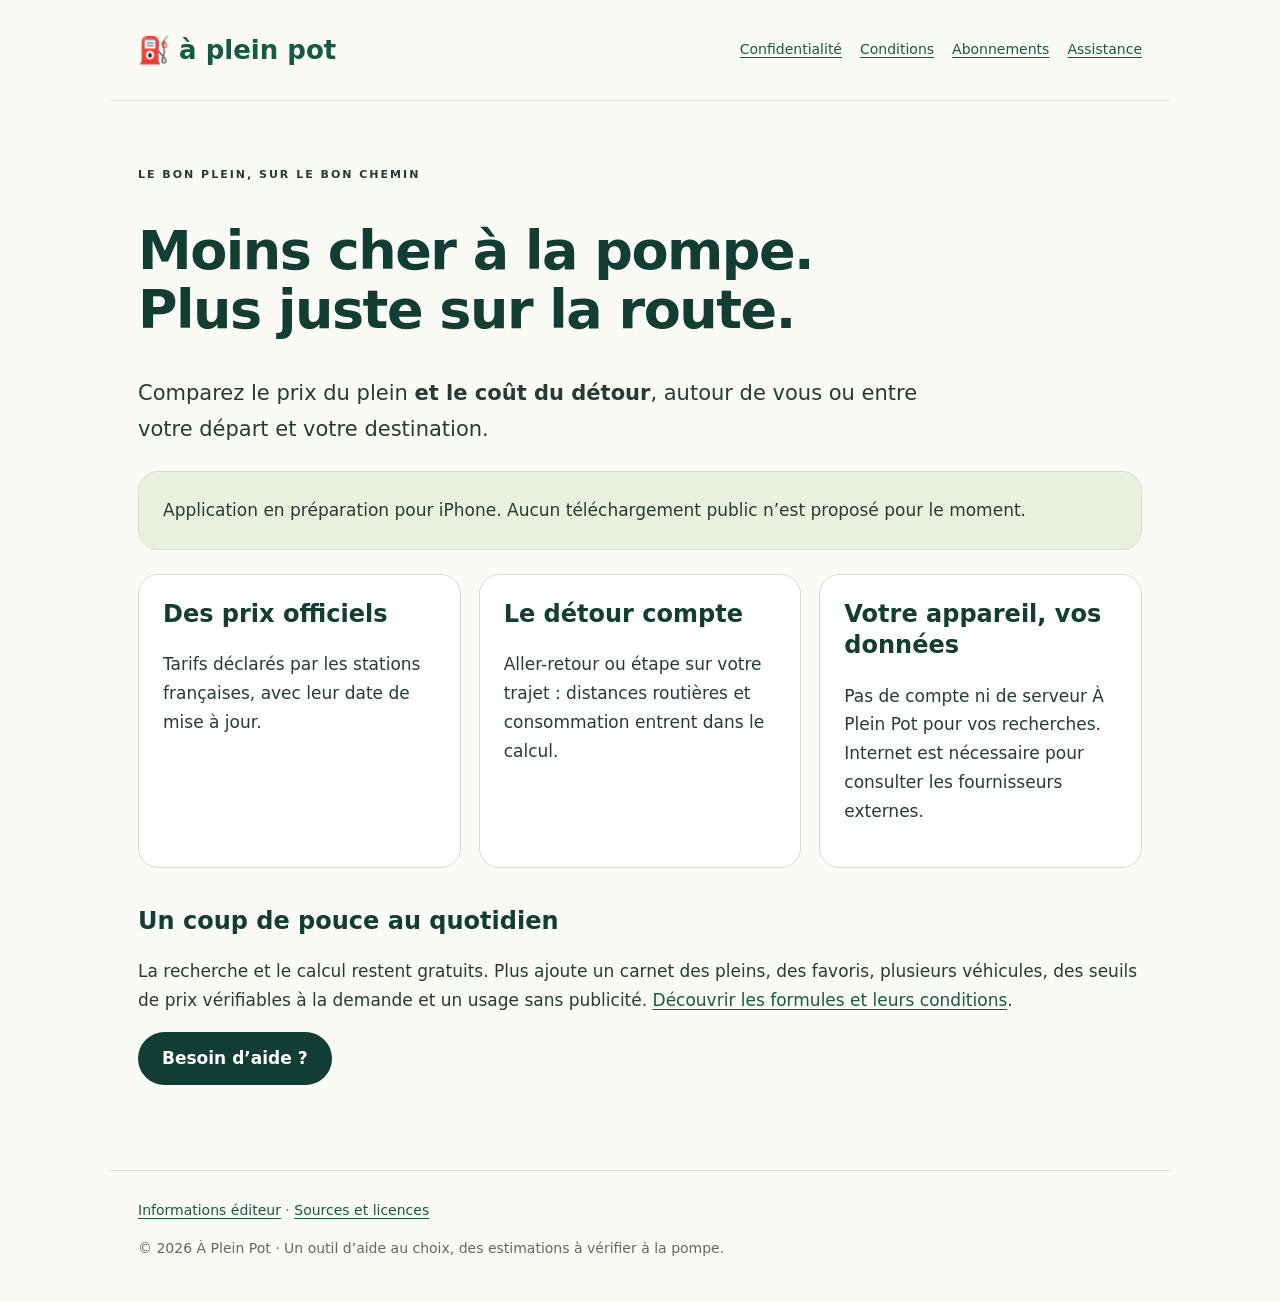
<file: index.html>
<!doctype html>
<html lang="fr"><head><meta charset="utf-8"><meta name="viewport" content="width=device-width,initial-scale=1"><meta name="description" content="Moins cher à la pompe.&lt;br&gt;Plus juste sur la route. — À Plein Pot, prix du plein et coût du détour."><title>Moins cher à la pompe.&lt;br&gt;Plus juste sur la route. · À Plein Pot</title><link rel="stylesheet" href="style.css"></head><body><nav aria-label="Navigation"><a class="brand" href="index.html">⛽ à plein pot</a><div><a href="privacy.html">Confidentialité</a><a href="terms.html">Conditions</a><a href="subscriptions.html">Abonnements</a><a href="support.html">Assistance</a></div></nav><main><p class="eyebrow">LE BON PLEIN, SUR LE BON CHEMIN</p><h1>Moins cher à la pompe.<br>Plus juste sur la route.</h1><p class="lead">Comparez le prix du plein <strong>et le coût du détour</strong>, autour de vous ou entre votre départ et votre destination.</p><div class="callout">Application en préparation pour iPhone. Aucun téléchargement public n’est proposé pour le moment.</div><div class="grid"><article><h2>Des prix officiels</h2><p>Tarifs déclarés par les stations françaises, avec leur date de mise à jour.</p></article><article><h2>Le détour compte</h2><p>Aller-retour ou étape sur votre trajet : distances routières et consommation entrent dans le calcul.</p></article><article><h2>Votre appareil, vos données</h2><p>Pas de compte ni de serveur À Plein Pot pour vos recherches. Internet est nécessaire pour consulter les fournisseurs externes.</p></article></div><h2>Un coup de pouce au quotidien</h2><p>La recherche et le calcul restent gratuits. Plus ajoute un carnet des pleins, des favoris, plusieurs véhicules, des seuils de prix vérifiables à la demande et un usage sans publicité. <a href="subscriptions.html">Découvrir les formules et leurs conditions</a>.</p><p><a class="button" href="support.html">Besoin d’aide ?</a></p></main><footer><a href="legal.html">Informations éditeur</a> · <a href="sources.html">Sources et licences</a><p>© 2026 À Plein Pot · Un outil d’aide au choix, des estimations à vérifier à la pompe.</p></footer></body></html>
</file>
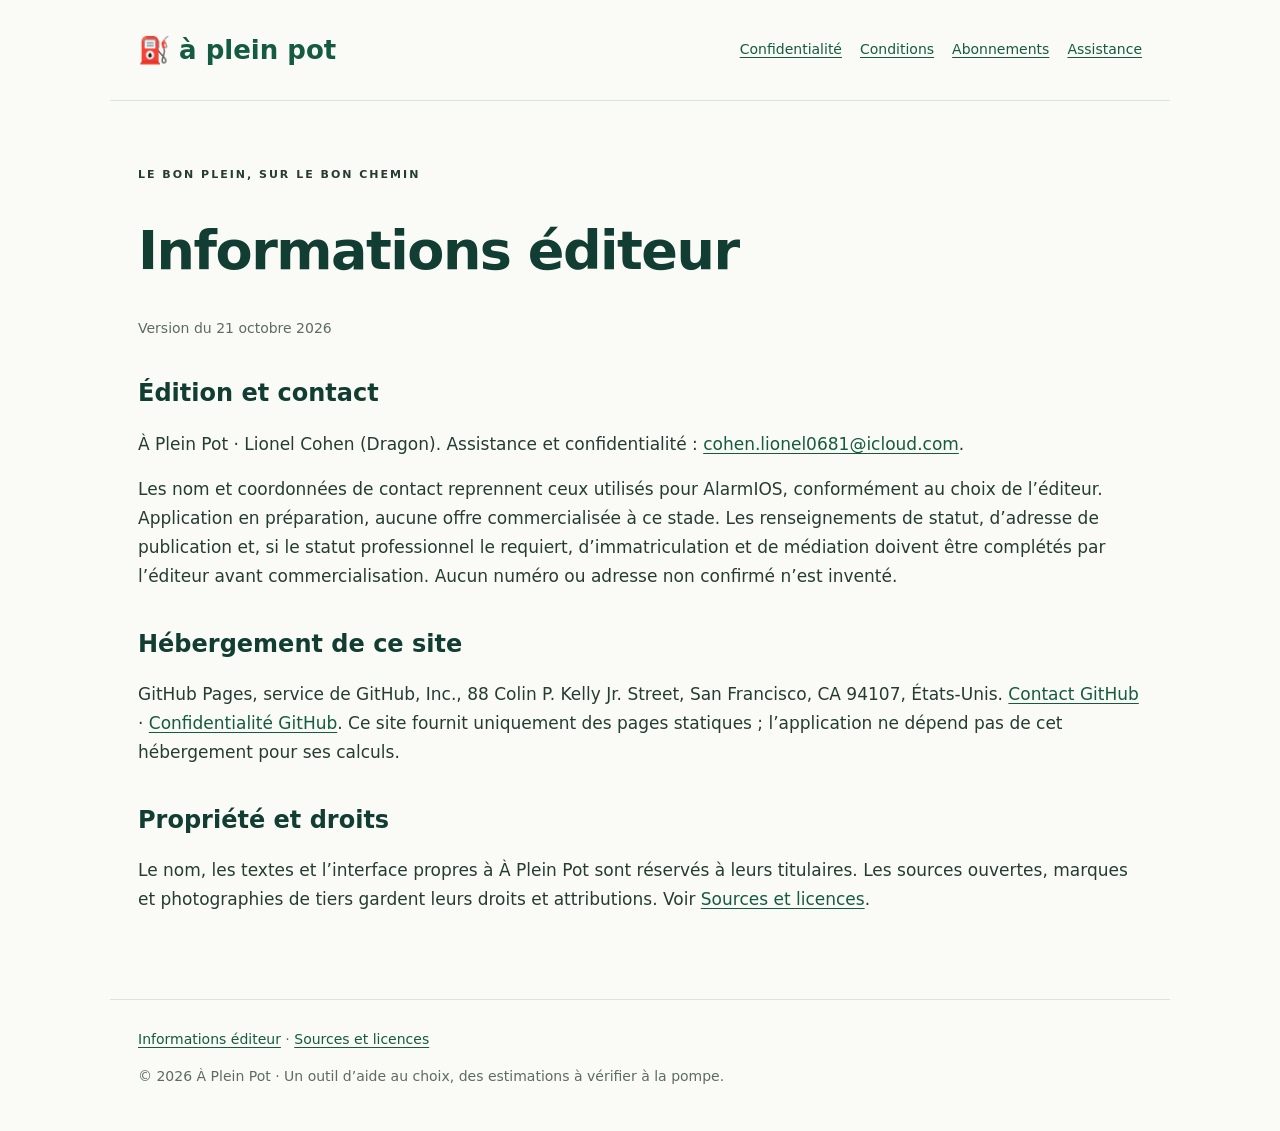
<file: legal.html>
<!doctype html>
<html lang="fr"><head><meta charset="utf-8"><meta name="viewport" content="width=device-width,initial-scale=1"><meta name="description" content="Informations éditeur — À Plein Pot, prix du plein et coût du détour."><title>Informations éditeur · À Plein Pot</title><link rel="stylesheet" href="style.css"></head><body><nav aria-label="Navigation"><a class="brand" href="index.html">⛽ à plein pot</a><div><a href="privacy.html">Confidentialité</a><a href="terms.html">Conditions</a><a href="subscriptions.html">Abonnements</a><a href="support.html">Assistance</a></div></nav><main><p class="eyebrow">LE BON PLEIN, SUR LE BON CHEMIN</p><h1>Informations éditeur</h1><p class="date">Version du 21 octobre 2026</p><h2>Édition et contact</h2><p>À Plein Pot · Lionel Cohen (Dragon). Assistance et confidentialité : <a href="mailto:cohen.lionel0681@icloud.com">cohen.lionel0681@icloud.com</a>.</p><p>Les nom et coordonnées de contact reprennent ceux utilisés pour AlarmIOS, conformément au choix de l’éditeur. Application en préparation, aucune offre commercialisée à ce stade. Les renseignements de statut, d’adresse de publication et, si le statut professionnel le requiert, d’immatriculation et de médiation doivent être complétés par l’éditeur avant commercialisation. Aucun numéro ou adresse non confirmé n’est inventé.</p><h2>Hébergement de ce site</h2><p>GitHub Pages, service de GitHub, Inc., 88 Colin P. Kelly Jr. Street, San Francisco, CA 94107, États-Unis. <a href="https://support.github.com/">Contact GitHub</a> · <a href="https://docs.github.com/en/site-policy/privacy-policies/github-general-privacy-statement">Confidentialité GitHub</a>. Ce site fournit uniquement des pages statiques ; l’application ne dépend pas de cet hébergement pour ses calculs.</p><h2>Propriété et droits</h2><p>Le nom, les textes et l’interface propres à À Plein Pot sont réservés à leurs titulaires. Les sources ouvertes, marques et photographies de tiers gardent leurs droits et attributions. Voir <a href="sources.html">Sources et licences</a>.</p></main><footer><a href="legal.html">Informations éditeur</a> · <a href="sources.html">Sources et licences</a><p>© 2026 À Plein Pot · Un outil d’aide au choix, des estimations à vérifier à la pompe.</p></footer></body></html>
</file>
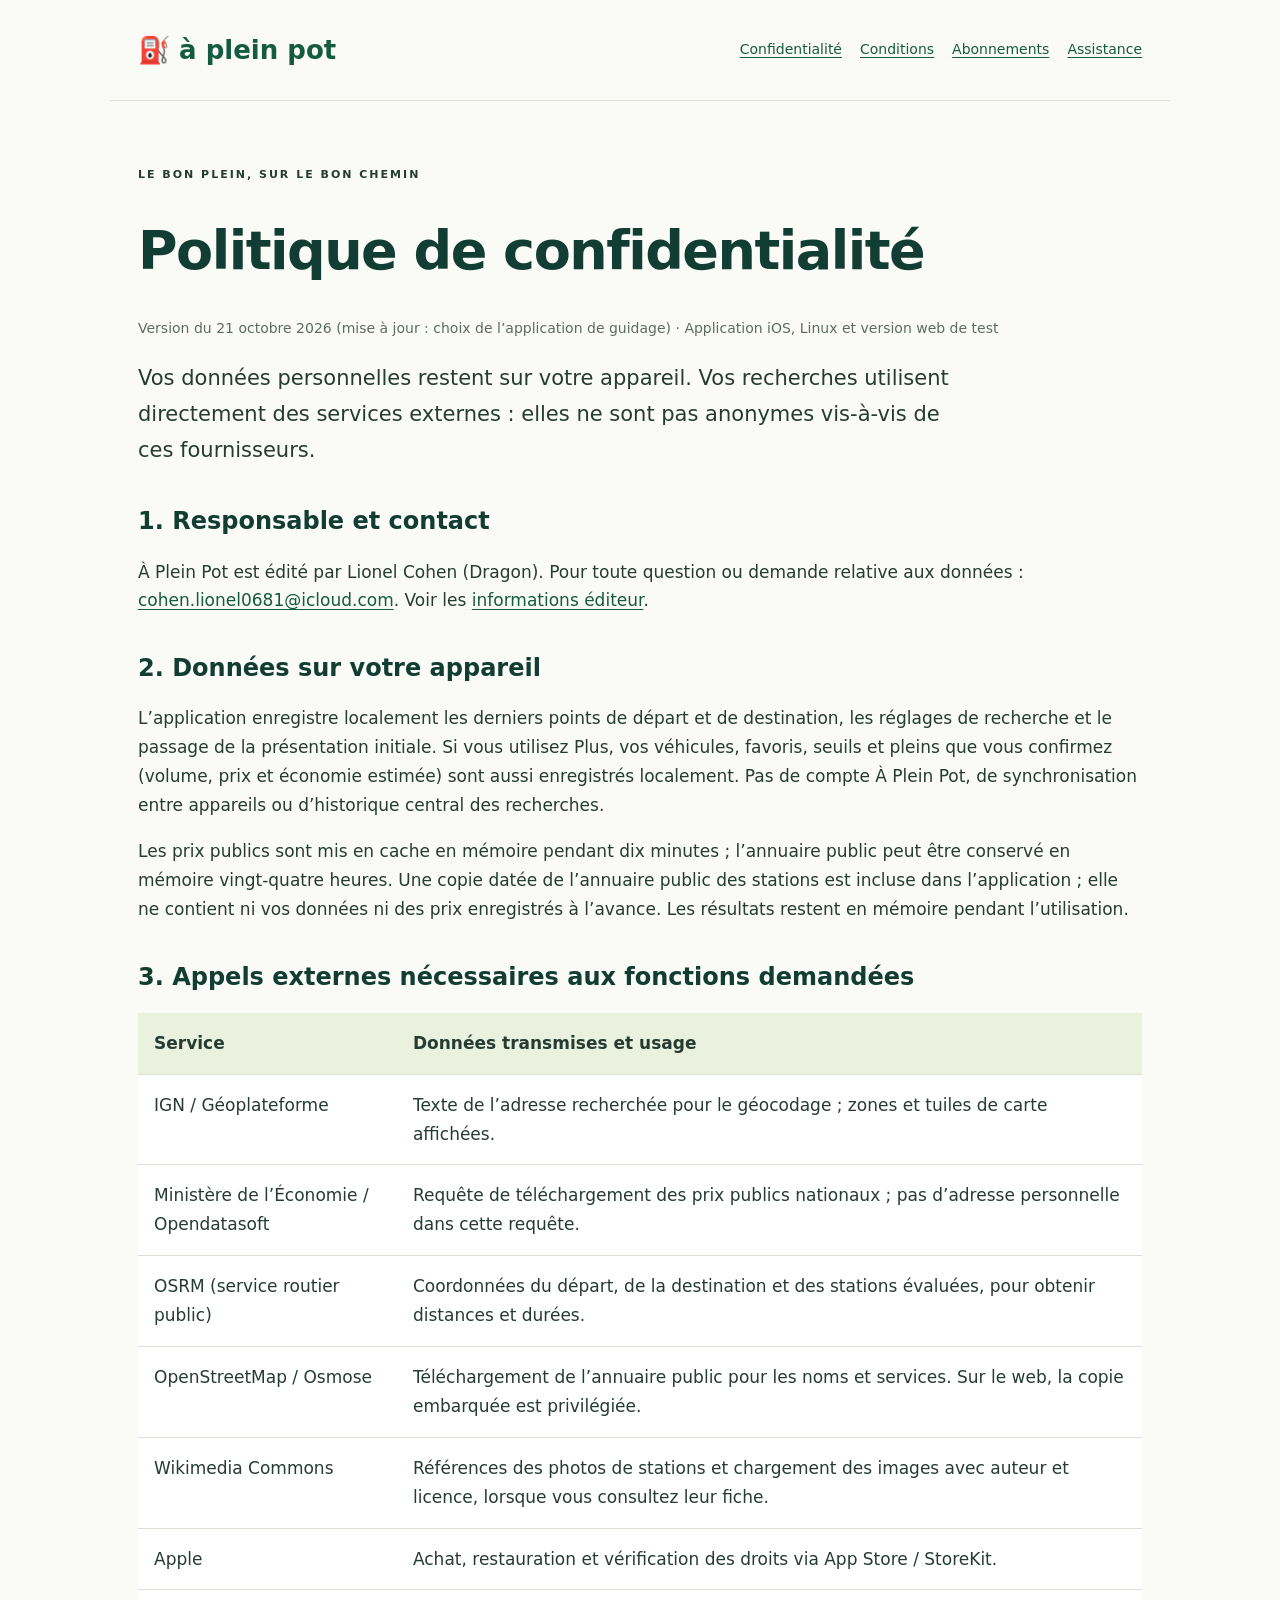
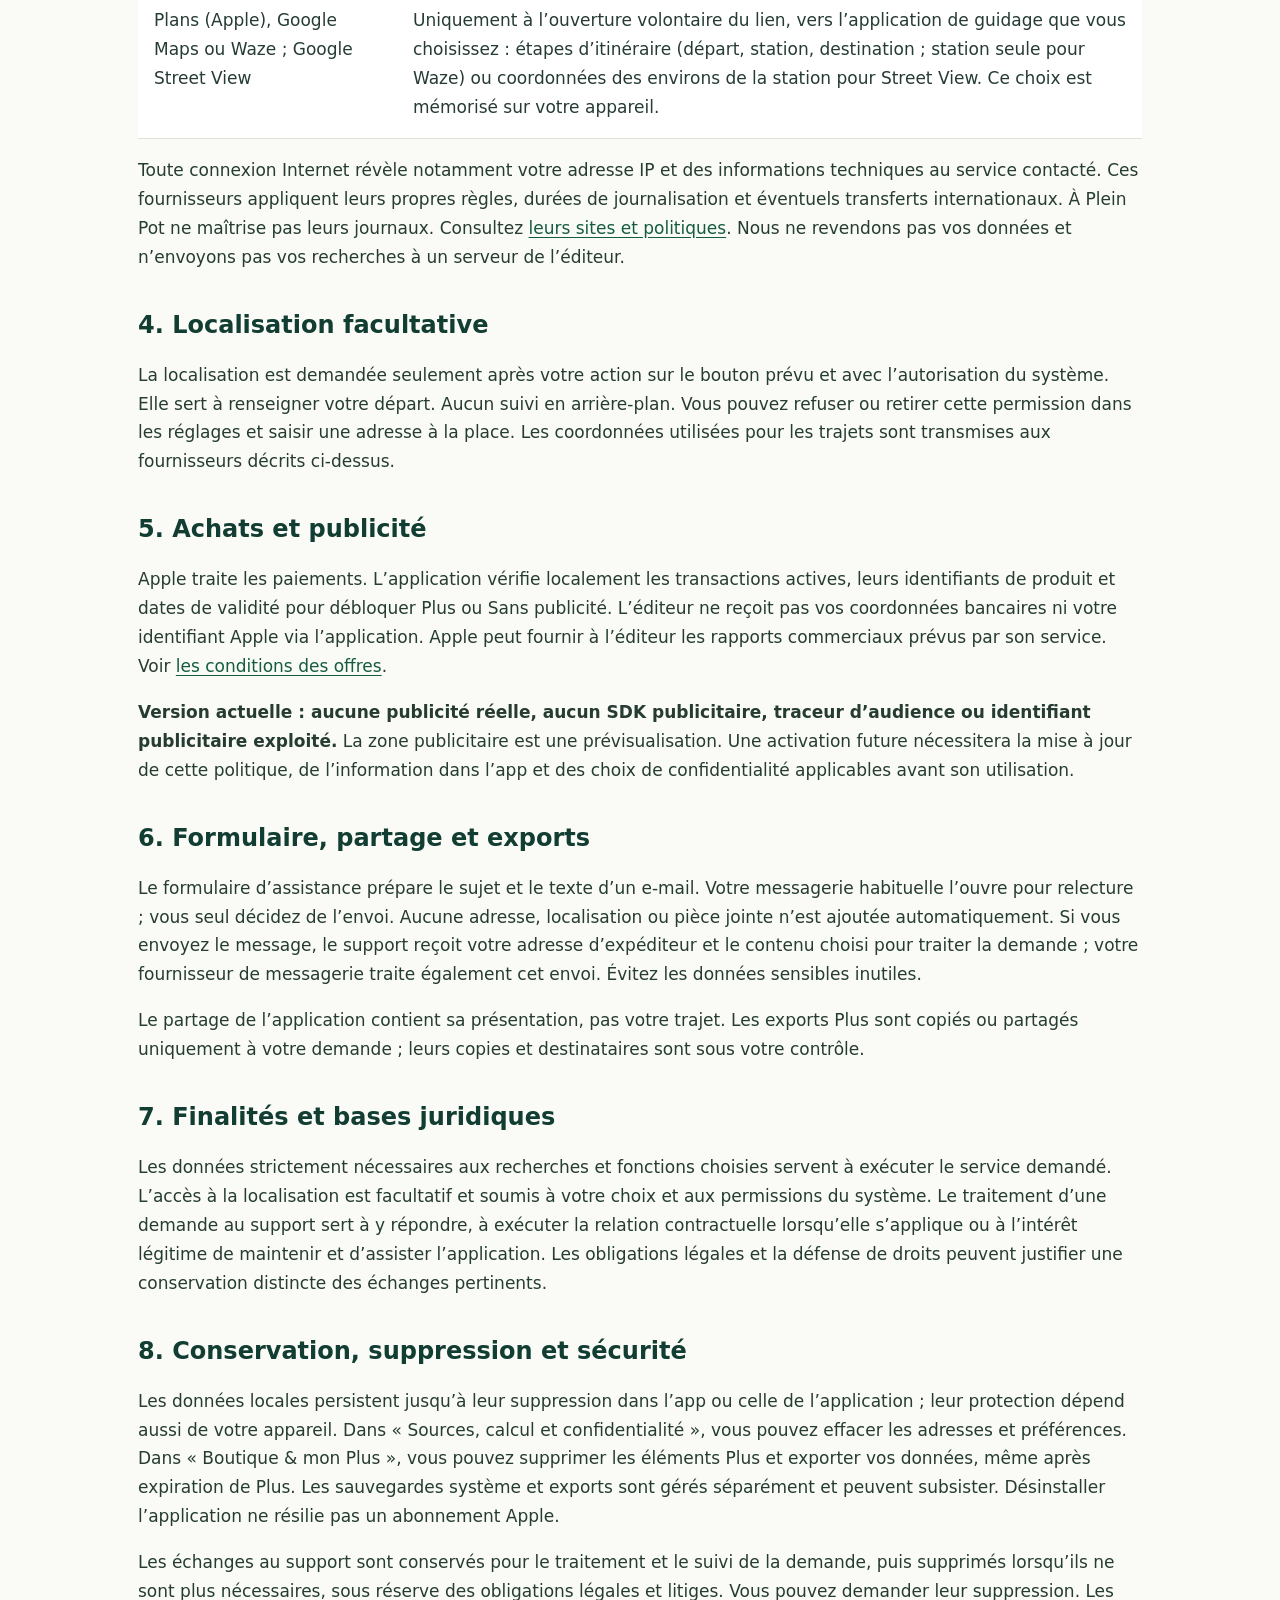
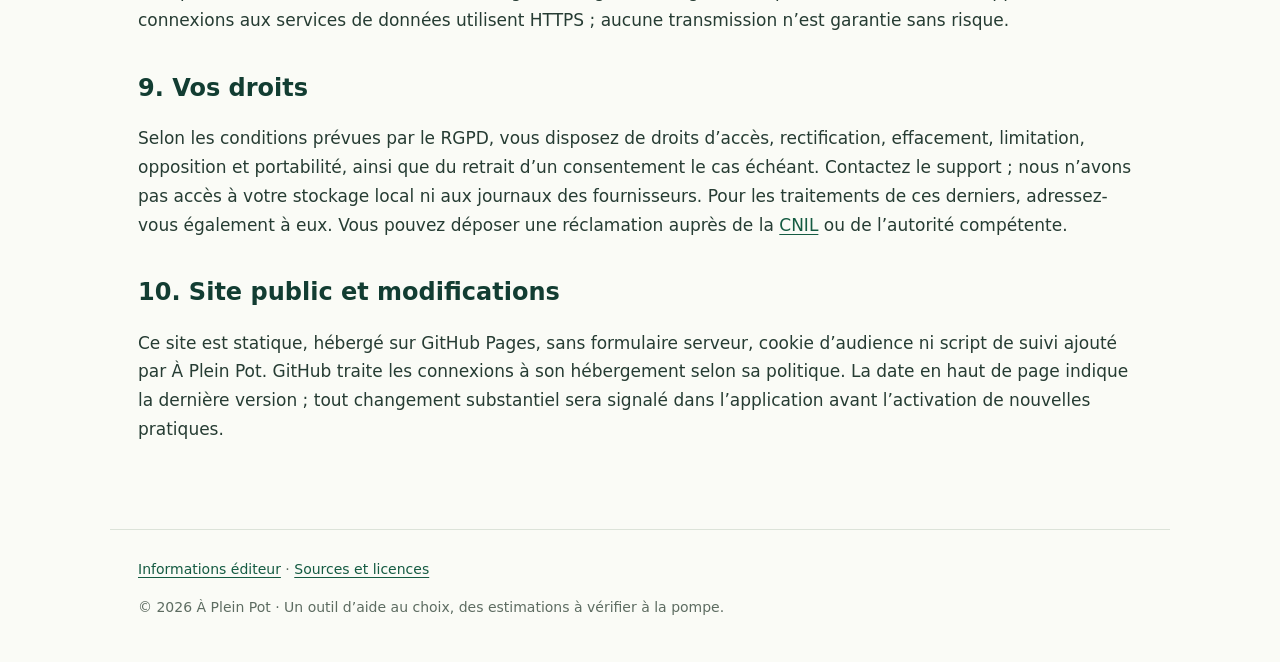
<file: privacy.html>
<!doctype html>
<html lang="fr"><head><meta charset="utf-8"><meta name="viewport" content="width=device-width,initial-scale=1"><meta name="description" content="Politique de confidentialité — À Plein Pot, prix du plein et coût du détour."><title>Politique de confidentialité · À Plein Pot</title><link rel="stylesheet" href="style.css"></head><body><nav aria-label="Navigation"><a class="brand" href="index.html">⛽ à plein pot</a><div><a href="privacy.html">Confidentialité</a><a href="terms.html">Conditions</a><a href="subscriptions.html">Abonnements</a><a href="support.html">Assistance</a></div></nav><main><p class="eyebrow">LE BON PLEIN, SUR LE BON CHEMIN</p><h1>Politique de confidentialité</h1><p class="date">Version du 21 octobre 2026 (mise à jour : choix de l’application de guidage) · Application iOS, Linux et version web de test</p><p class="lead">Vos données personnelles restent sur votre appareil. Vos recherches utilisent directement des services externes : elles ne sont pas anonymes vis-à-vis de ces fournisseurs.</p><h2>1. Responsable et contact</h2><p>À Plein Pot est édité par Lionel Cohen (Dragon). Pour toute question ou demande relative aux données : <a href="mailto:cohen.lionel0681@icloud.com">cohen.lionel0681@icloud.com</a>. Voir les <a href="legal.html">informations éditeur</a>.</p><h2>2. Données sur votre appareil</h2><p>L’application enregistre localement les derniers points de départ et de destination, les réglages de recherche et le passage de la présentation initiale. Si vous utilisez Plus, vos véhicules, favoris, seuils et pleins que vous confirmez (volume, prix et économie estimée) sont aussi enregistrés localement. Pas de compte À Plein Pot, de synchronisation entre appareils ou d’historique central des recherches.</p><p>Les prix publics sont mis en cache en mémoire pendant dix minutes ; l’annuaire public peut être conservé en mémoire vingt-quatre heures. Une copie datée de l’annuaire public des stations est incluse dans l’application ; elle ne contient ni vos données ni des prix enregistrés à l’avance. Les résultats restent en mémoire pendant l’utilisation.</p><h2>3. Appels externes nécessaires aux fonctions demandées</h2><div class="table"><table><thead><tr><th>Service</th><th>Données transmises et usage</th></tr></thead><tbody><tr><td>IGN / Géoplateforme</td><td>Texte de l’adresse recherchée pour le géocodage ; zones et tuiles de carte affichées.</td></tr><tr><td>Ministère de l’Économie / Opendatasoft</td><td>Requête de téléchargement des prix publics nationaux ; pas d’adresse personnelle dans cette requête.</td></tr><tr><td>OSRM (service routier public)</td><td>Coordonnées du départ, de la destination et des stations évaluées, pour obtenir distances et durées.</td></tr><tr><td>OpenStreetMap / Osmose</td><td>Téléchargement de l’annuaire public pour les noms et services. Sur le web, la copie embarquée est privilégiée.</td></tr><tr><td>Wikimedia Commons</td><td>Références des photos de stations et chargement des images avec auteur et licence, lorsque vous consultez leur fiche.</td></tr><tr><td>Apple</td><td>Achat, restauration et vérification des droits via App Store / StoreKit.</td></tr><tr><td>Plans (Apple), Google Maps ou Waze ; Google Street View</td><td>Uniquement à l’ouverture volontaire du lien, vers l’application de guidage que vous choisissez : étapes d’itinéraire (départ, station, destination ; station seule pour Waze) ou coordonnées des environs de la station pour Street View. Ce choix est mémorisé sur votre appareil.</td></tr></tbody></table></div><p>Toute connexion Internet révèle notamment votre adresse IP et des informations techniques au service contacté. Ces fournisseurs appliquent leurs propres règles, durées de journalisation et éventuels transferts internationaux. À Plein Pot ne maîtrise pas leurs journaux. Consultez <a href="sources.html">leurs sites et politiques</a>. Nous ne revendons pas vos données et n’envoyons pas vos recherches à un serveur de l’éditeur.</p><h2>4. Localisation facultative</h2><p>La localisation est demandée seulement après votre action sur le bouton prévu et avec l’autorisation du système. Elle sert à renseigner votre départ. Aucun suivi en arrière-plan. Vous pouvez refuser ou retirer cette permission dans les réglages et saisir une adresse à la place. Les coordonnées utilisées pour les trajets sont transmises aux fournisseurs décrits ci-dessus.</p><h2>5. Achats et publicité</h2><p>Apple traite les paiements. L’application vérifie localement les transactions actives, leurs identifiants de produit et dates de validité pour débloquer Plus ou Sans publicité. L’éditeur ne reçoit pas vos coordonnées bancaires ni votre identifiant Apple via l’application. Apple peut fournir à l’éditeur les rapports commerciaux prévus par son service. Voir <a href="subscriptions.html">les conditions des offres</a>.</p><p><strong>Version actuelle : aucune publicité réelle, aucun SDK publicitaire, traceur d’audience ou identifiant publicitaire exploité.</strong> La zone publicitaire est une prévisualisation. Une activation future nécessitera la mise à jour de cette politique, de l’information dans l’app et des choix de confidentialité applicables avant son utilisation.</p><h2>6. Formulaire, partage et exports</h2><p>Le formulaire d’assistance prépare le sujet et le texte d’un e-mail. Votre messagerie habituelle l’ouvre pour relecture ; vous seul décidez de l’envoi. Aucune adresse, localisation ou pièce jointe n’est ajoutée automatiquement. Si vous envoyez le message, le support reçoit votre adresse d’expéditeur et le contenu choisi pour traiter la demande ; votre fournisseur de messagerie traite également cet envoi. Évitez les données sensibles inutiles.</p><p>Le partage de l’application contient sa présentation, pas votre trajet. Les exports Plus sont copiés ou partagés uniquement à votre demande ; leurs copies et destinataires sont sous votre contrôle.</p><h2>7. Finalités et bases juridiques</h2><p>Les données strictement nécessaires aux recherches et fonctions choisies servent à exécuter le service demandé. L’accès à la localisation est facultatif et soumis à votre choix et aux permissions du système. Le traitement d’une demande au support sert à y répondre, à exécuter la relation contractuelle lorsqu’elle s’applique ou à l’intérêt légitime de maintenir et d’assister l’application. Les obligations légales et la défense de droits peuvent justifier une conservation distincte des échanges pertinents.</p><h2>8. Conservation, suppression et sécurité</h2><p>Les données locales persistent jusqu’à leur suppression dans l’app ou celle de l’application ; leur protection dépend aussi de votre appareil. Dans « Sources, calcul et confidentialité », vous pouvez effacer les adresses et préférences. Dans « Boutique & mon Plus », vous pouvez supprimer les éléments Plus et exporter vos données, même après expiration de Plus. Les sauvegardes système et exports sont gérés séparément et peuvent subsister. Désinstaller l’application ne résilie pas un abonnement Apple.</p><p>Les échanges au support sont conservés pour le traitement et le suivi de la demande, puis supprimés lorsqu’ils ne sont plus nécessaires, sous réserve des obligations légales et litiges. Vous pouvez demander leur suppression. Les connexions aux services de données utilisent HTTPS ; aucune transmission n’est garantie sans risque.</p><h2>9. Vos droits</h2><p>Selon les conditions prévues par le RGPD, vous disposez de droits d’accès, rectification, effacement, limitation, opposition et portabilité, ainsi que du retrait d’un consentement le cas échéant. Contactez le support ; nous n’avons pas accès à votre stockage local ni aux journaux des fournisseurs. Pour les traitements de ces derniers, adressez-vous également à eux. Vous pouvez déposer une réclamation auprès de la <a href="https://www.cnil.fr/fr/plaintes">CNIL</a> ou de l’autorité compétente.</p><h2>10. Site public et modifications</h2><p>Ce site est statique, hébergé sur GitHub Pages, sans formulaire serveur, cookie d’audience ni script de suivi ajouté par À Plein Pot. GitHub traite les connexions à son hébergement selon sa politique. La date en haut de page indique la dernière version ; tout changement substantiel sera signalé dans l’application avant l’activation de nouvelles pratiques.</p></main><footer><a href="legal.html">Informations éditeur</a> · <a href="sources.html">Sources et licences</a><p>© 2026 À Plein Pot · Un outil d’aide au choix, des estimations à vérifier à la pompe.</p></footer></body></html>
</file>
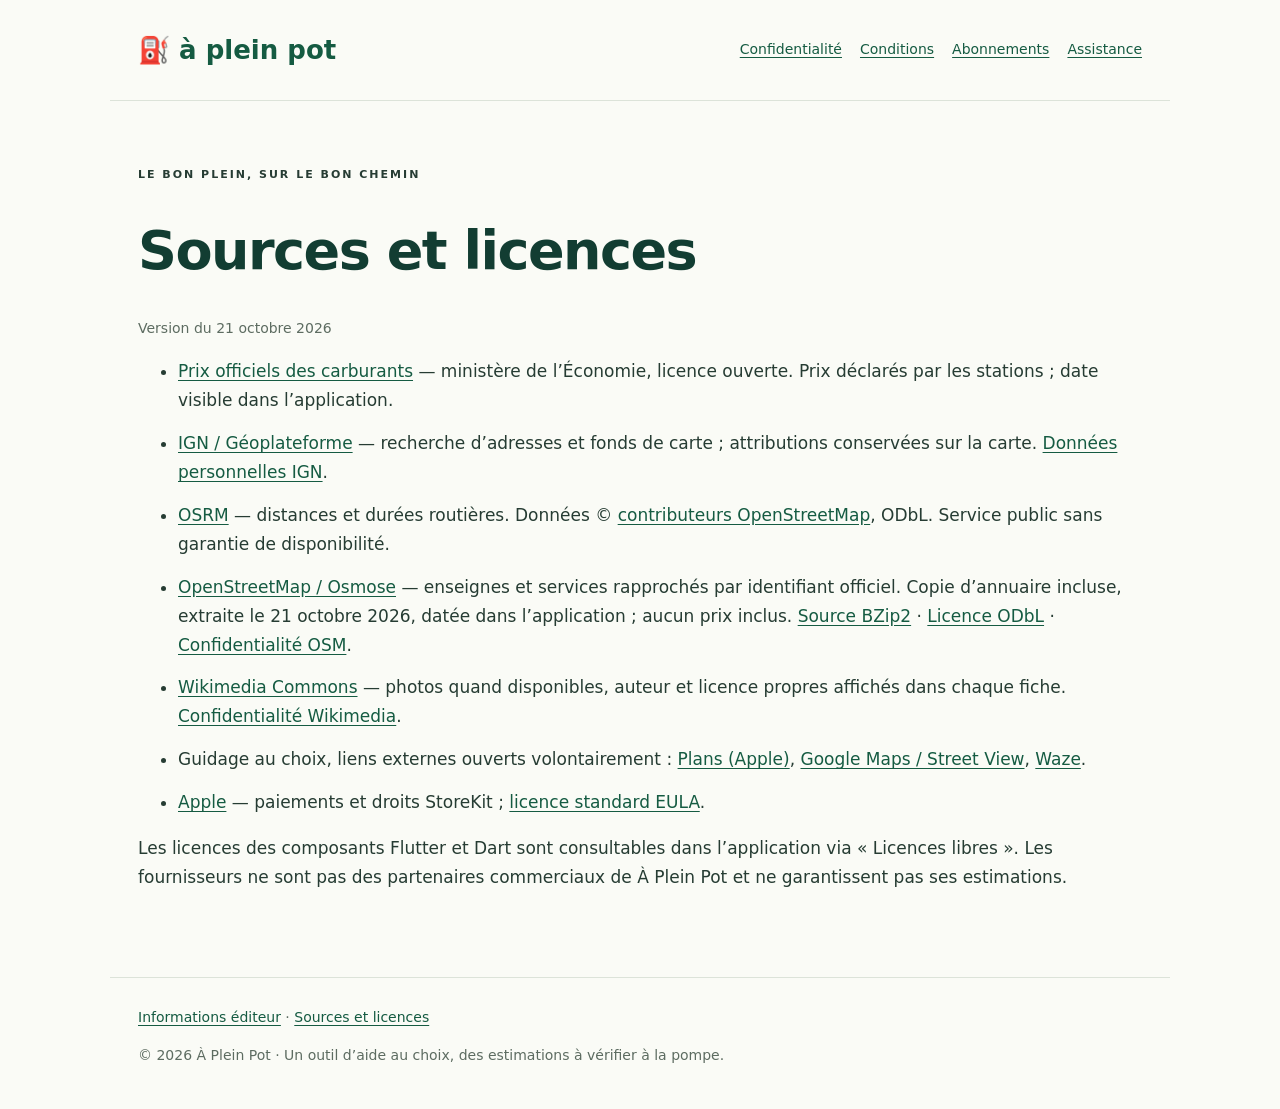
<file: sources.html>
<!doctype html>
<html lang="fr"><head><meta charset="utf-8"><meta name="viewport" content="width=device-width,initial-scale=1"><meta name="description" content="Sources et licences — À Plein Pot, prix du plein et coût du détour."><title>Sources et licences · À Plein Pot</title><link rel="stylesheet" href="style.css"></head><body><nav aria-label="Navigation"><a class="brand" href="index.html">⛽ à plein pot</a><div><a href="privacy.html">Confidentialité</a><a href="terms.html">Conditions</a><a href="subscriptions.html">Abonnements</a><a href="support.html">Assistance</a></div></nav><main><p class="eyebrow">LE BON PLEIN, SUR LE BON CHEMIN</p><h1>Sources et licences</h1><p class="date">Version du 21 octobre 2026</p><ul><li><a href="https://www.prix-carburants.gouv.fr/rubrique/opendata/">Prix officiels des carburants</a> — ministère de l’Économie, licence ouverte. Prix déclarés par les stations ; date visible dans l’application.</li><li><a href="https://data.geopf.fr/">IGN / Géoplateforme</a> — recherche d’adresses et fonds de carte ; attributions conservées sur la carte. <a href="https://www.ign.fr/institut/gestion-des-donnees-personnelles">Données personnelles IGN</a>.</li><li><a href="https://project-osrm.org/">OSRM</a> — distances et durées routières. Données © <a href="https://www.openstreetmap.org/copyright">contributeurs OpenStreetMap</a>, ODbL. Service public sans garantie de disponibilité.</li><li><a href="https://www.data.gouv.fr/datasets/stations-service-1">OpenStreetMap / Osmose</a> — enseignes et services rapprochés par identifiant officiel. Copie d’annuaire incluse, extraite le 21 octobre 2026, datée dans l’application ; aucun prix inclus. <a href="https://osmose.openstreetmap.fr/export/osm_opendata/Prix%20des%20carburants%20en%20France-Analyser_Merge_Fuel_FR.byOSM.csv.bz2">Source BZip2</a> · <a href="https://opendatacommons.org/licenses/odbl/1-0/">Licence ODbL</a> · <a href="https://osmfoundation.org/wiki/Privacy_Policy">Confidentialité OSM</a>.</li><li><a href="https://commons.wikimedia.org/">Wikimedia Commons</a> — photos quand disponibles, auteur et licence propres affichés dans chaque fiche. <a href="https://foundation.wikimedia.org/wiki/Policy:Privacy_policy">Confidentialité Wikimedia</a>.</li><li>Guidage au choix, liens externes ouverts volontairement : <a href="https://www.apple.com/fr/legal/privacy/data/fr/apple-maps/">Plans (Apple)</a>, <a href="https://policies.google.com/privacy?hl=fr">Google Maps / Street View</a>, <a href="https://www.waze.com/legal/privacy">Waze</a>.</li><li><a href="https://www.apple.com/legal/privacy/">Apple</a> — paiements et droits StoreKit ; <a href="https://www.apple.com/legal/internet-services/itunes/dev/stdeula/">licence standard EULA</a>.</li></ul><p>Les licences des composants Flutter et Dart sont consultables dans l’application via « Licences libres ». Les fournisseurs ne sont pas des partenaires commerciaux de À Plein Pot et ne garantissent pas ses estimations.</p></main><footer><a href="legal.html">Informations éditeur</a> · <a href="sources.html">Sources et licences</a><p>© 2026 À Plein Pot · Un outil d’aide au choix, des estimations à vérifier à la pompe.</p></footer></body></html>
</file>
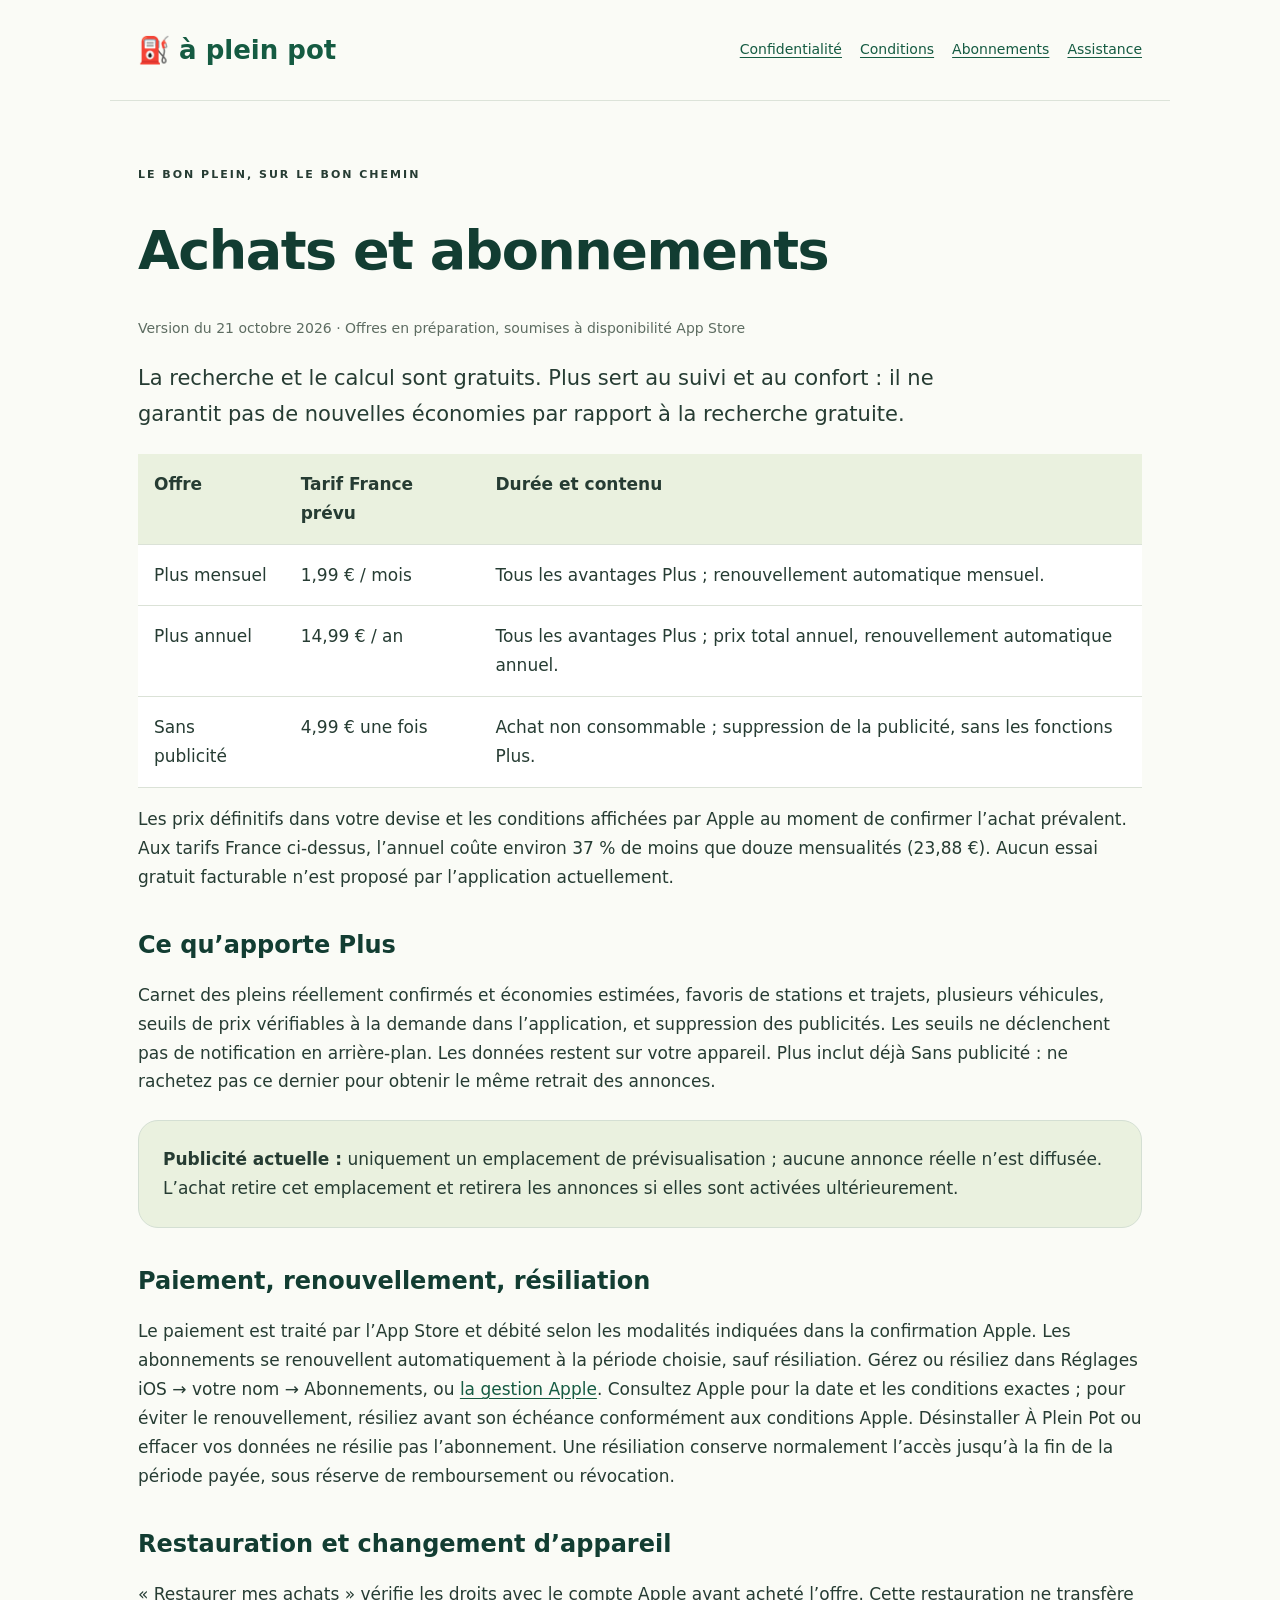
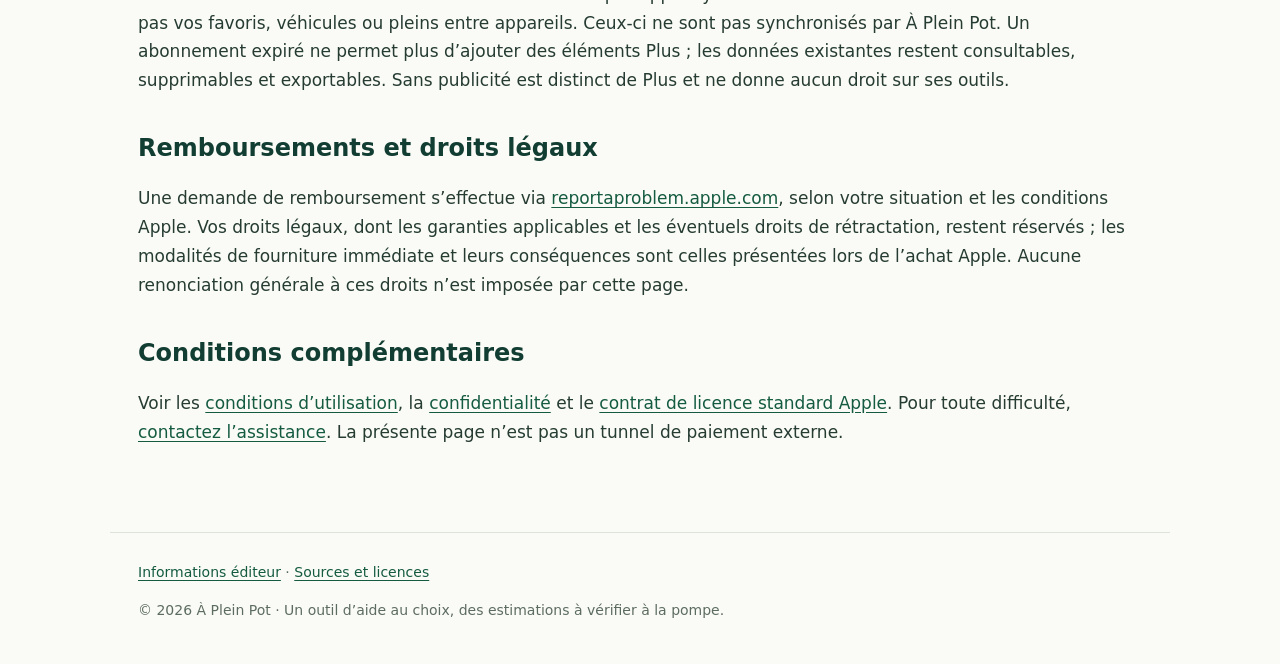
<file: subscriptions.html>
<!doctype html>
<html lang="fr"><head><meta charset="utf-8"><meta name="viewport" content="width=device-width,initial-scale=1"><meta name="description" content="Achats et abonnements — À Plein Pot, prix du plein et coût du détour."><title>Achats et abonnements · À Plein Pot</title><link rel="stylesheet" href="style.css"></head><body><nav aria-label="Navigation"><a class="brand" href="index.html">⛽ à plein pot</a><div><a href="privacy.html">Confidentialité</a><a href="terms.html">Conditions</a><a href="subscriptions.html">Abonnements</a><a href="support.html">Assistance</a></div></nav><main><p class="eyebrow">LE BON PLEIN, SUR LE BON CHEMIN</p><h1>Achats et abonnements</h1><p class="date">Version du 21 octobre 2026 · Offres en préparation, soumises à disponibilité App Store</p><p class="lead">La recherche et le calcul sont gratuits. Plus sert au suivi et au confort : il ne garantit pas de nouvelles économies par rapport à la recherche gratuite.</p><div class="table"><table><thead><tr><th>Offre</th><th>Tarif France prévu</th><th>Durée et contenu</th></tr></thead><tbody><tr><td>Plus mensuel</td><td>1,99 € / mois</td><td>Tous les avantages Plus ; renouvellement automatique mensuel.</td></tr><tr><td>Plus annuel</td><td>14,99 € / an</td><td>Tous les avantages Plus ; prix total annuel, renouvellement automatique annuel.</td></tr><tr><td>Sans publicité</td><td>4,99 € une fois</td><td>Achat non consommable ; suppression de la publicité, sans les fonctions Plus.</td></tr></tbody></table></div><p>Les prix définitifs dans votre devise et les conditions affichées par Apple au moment de confirmer l’achat prévalent. Aux tarifs France ci-dessus, l’annuel coûte environ 37 % de moins que douze mensualités (23,88 €). Aucun essai gratuit facturable n’est proposé par l’application actuellement.</p><h2>Ce qu’apporte Plus</h2><p>Carnet des pleins réellement confirmés et économies estimées, favoris de stations et trajets, plusieurs véhicules, seuils de prix vérifiables à la demande dans l’application, et suppression des publicités. Les seuils ne déclenchent pas de notification en arrière-plan. Les données restent sur votre appareil. Plus inclut déjà Sans publicité : ne rachetez pas ce dernier pour obtenir le même retrait des annonces.</p><div class="callout"><strong>Publicité actuelle :</strong> uniquement un emplacement de prévisualisation ; aucune annonce réelle n’est diffusée. L’achat retire cet emplacement et retirera les annonces si elles sont activées ultérieurement.</div><h2>Paiement, renouvellement, résiliation</h2><p>Le paiement est traité par l’App Store et débité selon les modalités indiquées dans la confirmation Apple. Les abonnements se renouvellent automatiquement à la période choisie, sauf résiliation. Gérez ou résiliez dans Réglages iOS → votre nom → Abonnements, ou <a href="https://apps.apple.com/account/subscriptions">la gestion Apple</a>. Consultez Apple pour la date et les conditions exactes ; pour éviter le renouvellement, résiliez avant son échéance conformément aux conditions Apple. Désinstaller À Plein Pot ou effacer vos données ne résilie pas l’abonnement. Une résiliation conserve normalement l’accès jusqu’à la fin de la période payée, sous réserve de remboursement ou révocation.</p><h2>Restauration et changement d’appareil</h2><p>« Restaurer mes achats » vérifie les droits avec le compte Apple ayant acheté l’offre. Cette restauration ne transfère pas vos favoris, véhicules ou pleins entre appareils. Ceux-ci ne sont pas synchronisés par À Plein Pot. Un abonnement expiré ne permet plus d’ajouter des éléments Plus ; les données existantes restent consultables, supprimables et exportables. Sans publicité est distinct de Plus et ne donne aucun droit sur ses outils.</p><h2>Remboursements et droits légaux</h2><p>Une demande de remboursement s’effectue via <a href="https://reportaproblem.apple.com/">reportaproblem.apple.com</a>, selon votre situation et les conditions Apple. Vos droits légaux, dont les garanties applicables et les éventuels droits de rétractation, restent réservés ; les modalités de fourniture immédiate et leurs conséquences sont celles présentées lors de l’achat Apple. Aucune renonciation générale à ces droits n’est imposée par cette page.</p><h2>Conditions complémentaires</h2><p>Voir les <a href="terms.html">conditions d’utilisation</a>, la <a href="privacy.html">confidentialité</a> et le <a href="https://www.apple.com/legal/internet-services/itunes/dev/stdeula/">contrat de licence standard Apple</a>. Pour toute difficulté, <a href="support.html">contactez l’assistance</a>. La présente page n’est pas un tunnel de paiement externe.</p></main><footer><a href="legal.html">Informations éditeur</a> · <a href="sources.html">Sources et licences</a><p>© 2026 À Plein Pot · Un outil d’aide au choix, des estimations à vérifier à la pompe.</p></footer></body></html>
</file>
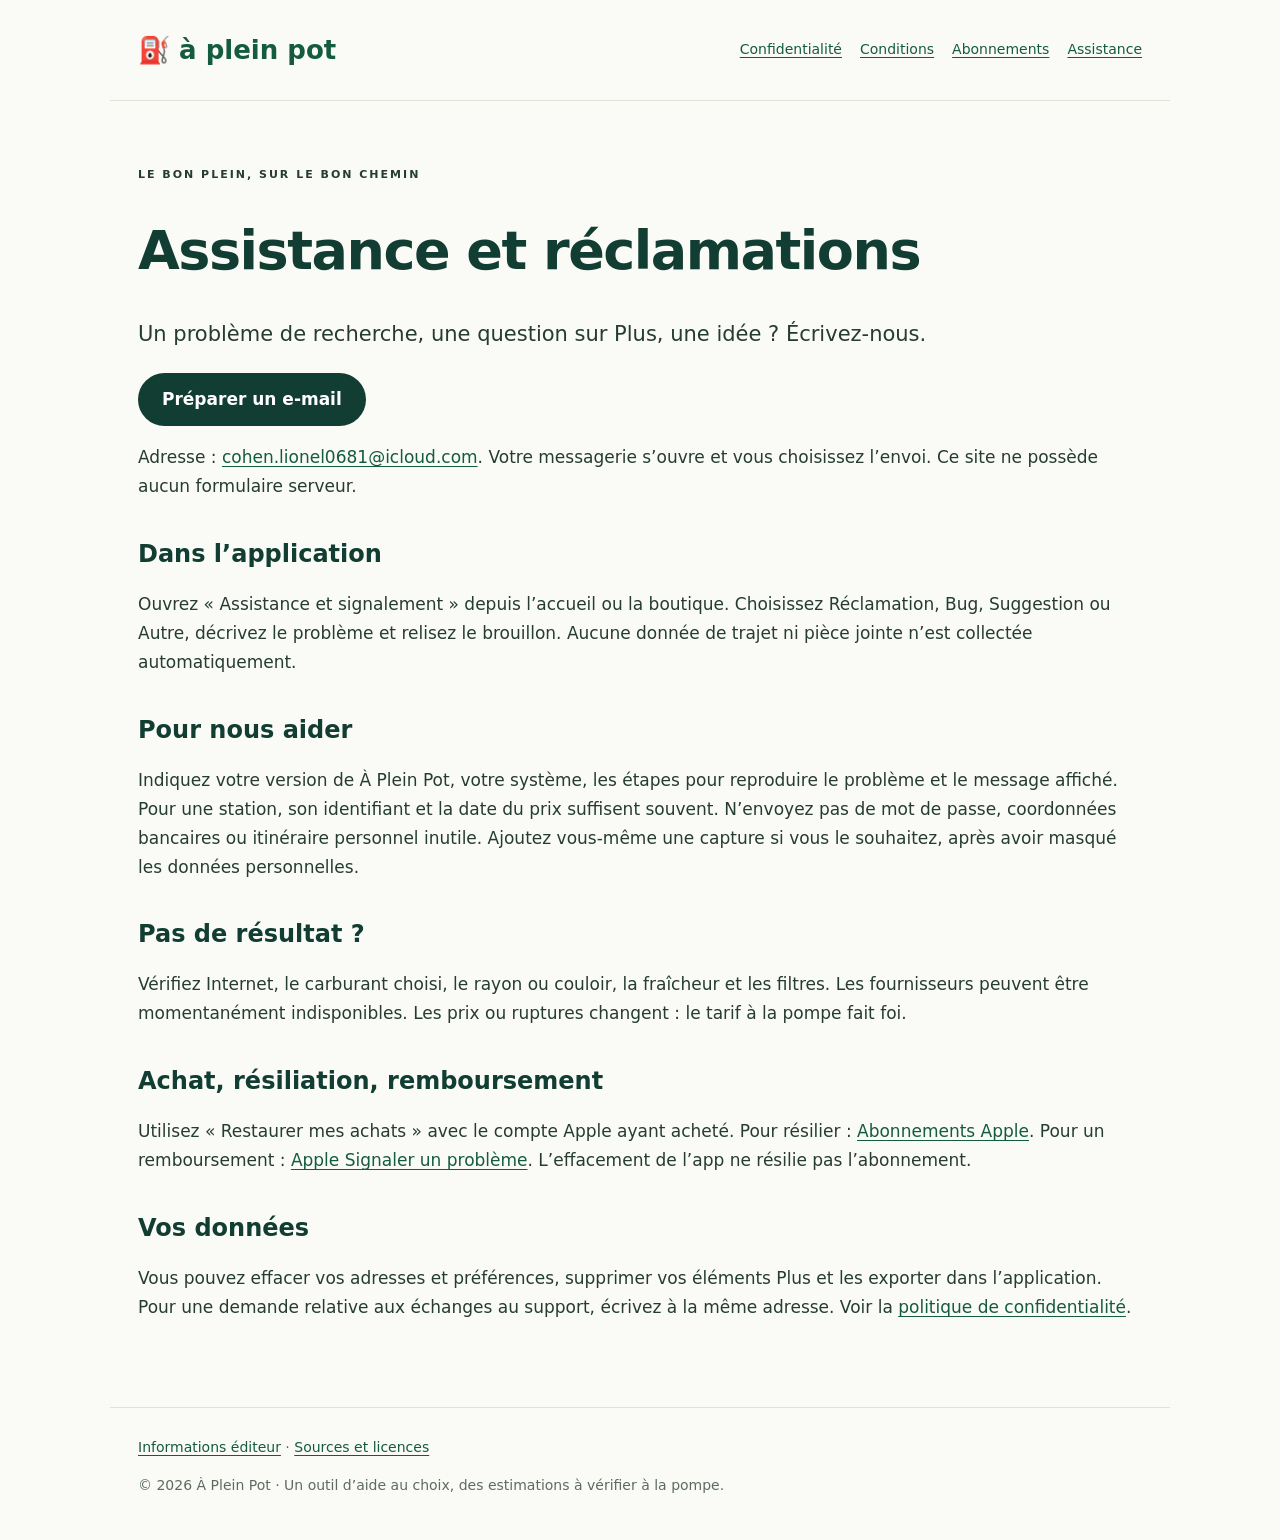
<file: support.html>
<!doctype html>
<html lang="fr"><head><meta charset="utf-8"><meta name="viewport" content="width=device-width,initial-scale=1"><meta name="description" content="Assistance et réclamations — À Plein Pot, prix du plein et coût du détour."><title>Assistance et réclamations · À Plein Pot</title><link rel="stylesheet" href="style.css"></head><body><nav aria-label="Navigation"><a class="brand" href="index.html">⛽ à plein pot</a><div><a href="privacy.html">Confidentialité</a><a href="terms.html">Conditions</a><a href="subscriptions.html">Abonnements</a><a href="support.html">Assistance</a></div></nav><main><p class="eyebrow">LE BON PLEIN, SUR LE BON CHEMIN</p><h1>Assistance et réclamations</h1><p class="lead">Un problème de recherche, une question sur Plus, une idée ? Écrivez-nous.</p><p><a class="button" href="mailto:cohen.lionel0681@icloud.com?subject=Plein%20Fut%C3%A9%20%E2%80%94%20Assistance">Préparer un e-mail</a></p><p>Adresse : <a href="mailto:cohen.lionel0681@icloud.com">cohen.lionel0681@icloud.com</a>. Votre messagerie s’ouvre et vous choisissez l’envoi. Ce site ne possède aucun formulaire serveur.</p><h2>Dans l’application</h2><p>Ouvrez « Assistance et signalement » depuis l’accueil ou la boutique. Choisissez Réclamation, Bug, Suggestion ou Autre, décrivez le problème et relisez le brouillon. Aucune donnée de trajet ni pièce jointe n’est collectée automatiquement.</p><h2>Pour nous aider</h2><p>Indiquez votre version de À Plein Pot, votre système, les étapes pour reproduire le problème et le message affiché. Pour une station, son identifiant et la date du prix suffisent souvent. N’envoyez pas de mot de passe, coordonnées bancaires ou itinéraire personnel inutile. Ajoutez vous-même une capture si vous le souhaitez, après avoir masqué les données personnelles.</p><h2>Pas de résultat ?</h2><p>Vérifiez Internet, le carburant choisi, le rayon ou couloir, la fraîcheur et les filtres. Les fournisseurs peuvent être momentanément indisponibles. Les prix ou ruptures changent : le tarif à la pompe fait foi.</p><h2>Achat, résiliation, remboursement</h2><p>Utilisez « Restaurer mes achats » avec le compte Apple ayant acheté. Pour résilier : <a href="https://apps.apple.com/account/subscriptions">Abonnements Apple</a>. Pour un remboursement : <a href="https://reportaproblem.apple.com/">Apple Signaler un problème</a>. L’effacement de l’app ne résilie pas l’abonnement.</p><h2>Vos données</h2><p>Vous pouvez effacer vos adresses et préférences, supprimer vos éléments Plus et les exporter dans l’application. Pour une demande relative aux échanges au support, écrivez à la même adresse. Voir la <a href="privacy.html">politique de confidentialité</a>.</p></main><footer><a href="legal.html">Informations éditeur</a> · <a href="sources.html">Sources et licences</a><p>© 2026 À Plein Pot · Un outil d’aide au choix, des estimations à vérifier à la pompe.</p></footer></body></html>
</file>
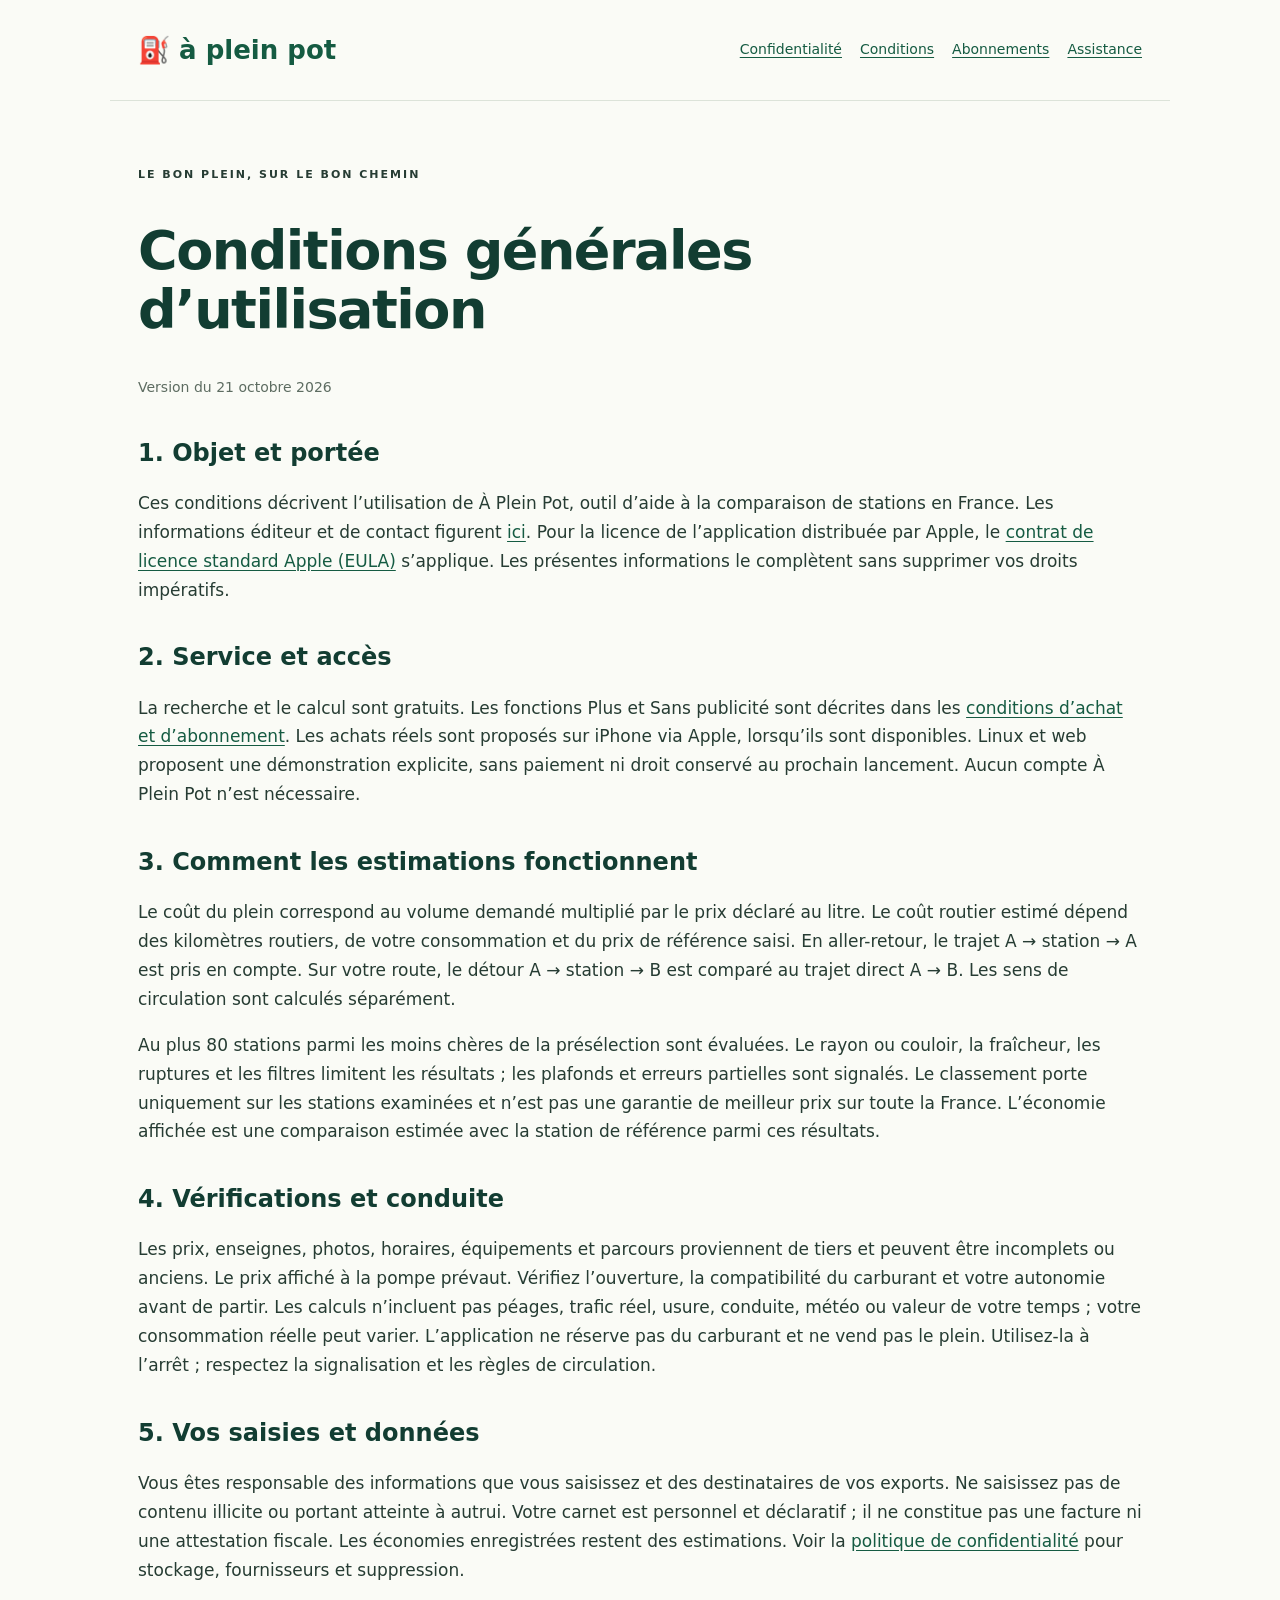
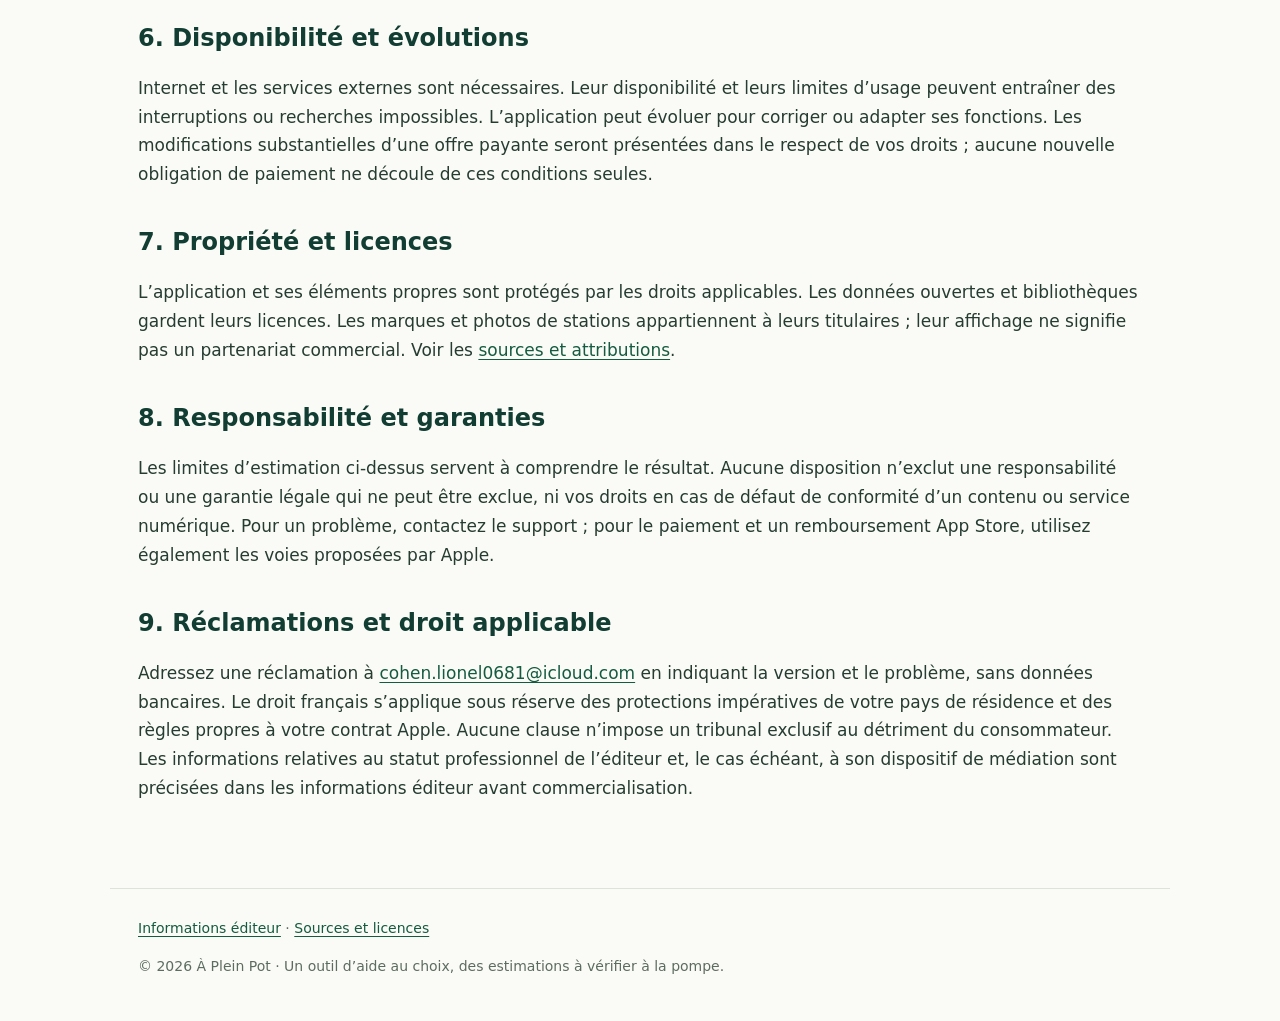
<file: terms.html>
<!doctype html>
<html lang="fr"><head><meta charset="utf-8"><meta name="viewport" content="width=device-width,initial-scale=1"><meta name="description" content="Conditions générales d’utilisation — À Plein Pot, prix du plein et coût du détour."><title>Conditions générales d’utilisation · À Plein Pot</title><link rel="stylesheet" href="style.css"></head><body><nav aria-label="Navigation"><a class="brand" href="index.html">⛽ à plein pot</a><div><a href="privacy.html">Confidentialité</a><a href="terms.html">Conditions</a><a href="subscriptions.html">Abonnements</a><a href="support.html">Assistance</a></div></nav><main><p class="eyebrow">LE BON PLEIN, SUR LE BON CHEMIN</p><h1>Conditions générales d’utilisation</h1><p class="date">Version du 21 octobre 2026</p><h2>1. Objet et portée</h2><p>Ces conditions décrivent l’utilisation de À Plein Pot, outil d’aide à la comparaison de stations en France. Les informations éditeur et de contact figurent <a href="legal.html">ici</a>. Pour la licence de l’application distribuée par Apple, le <a href="https://www.apple.com/legal/internet-services/itunes/dev/stdeula/">contrat de licence standard Apple (EULA)</a> s’applique. Les présentes informations le complètent sans supprimer vos droits impératifs.</p><h2>2. Service et accès</h2><p>La recherche et le calcul sont gratuits. Les fonctions Plus et Sans publicité sont décrites dans les <a href="subscriptions.html">conditions d’achat et d’abonnement</a>. Les achats réels sont proposés sur iPhone via Apple, lorsqu’ils sont disponibles. Linux et web proposent une démonstration explicite, sans paiement ni droit conservé au prochain lancement. Aucun compte À Plein Pot n’est nécessaire.</p><h2>3. Comment les estimations fonctionnent</h2><p>Le coût du plein correspond au volume demandé multiplié par le prix déclaré au litre. Le coût routier estimé dépend des kilomètres routiers, de votre consommation et du prix de référence saisi. En aller-retour, le trajet A → station → A est pris en compte. Sur votre route, le détour A → station → B est comparé au trajet direct A → B. Les sens de circulation sont calculés séparément.</p><p>Au plus 80 stations parmi les moins chères de la présélection sont évaluées. Le rayon ou couloir, la fraîcheur, les ruptures et les filtres limitent les résultats ; les plafonds et erreurs partielles sont signalés. Le classement porte uniquement sur les stations examinées et n’est pas une garantie de meilleur prix sur toute la France. L’économie affichée est une comparaison estimée avec la station de référence parmi ces résultats.</p><h2>4. Vérifications et conduite</h2><p>Les prix, enseignes, photos, horaires, équipements et parcours proviennent de tiers et peuvent être incomplets ou anciens. Le prix affiché à la pompe prévaut. Vérifiez l’ouverture, la compatibilité du carburant et votre autonomie avant de partir. Les calculs n’incluent pas péages, trafic réel, usure, conduite, météo ou valeur de votre temps ; votre consommation réelle peut varier. L’application ne réserve pas du carburant et ne vend pas le plein. Utilisez-la à l’arrêt ; respectez la signalisation et les règles de circulation.</p><h2>5. Vos saisies et données</h2><p>Vous êtes responsable des informations que vous saisissez et des destinataires de vos exports. Ne saisissez pas de contenu illicite ou portant atteinte à autrui. Votre carnet est personnel et déclaratif ; il ne constitue pas une facture ni une attestation fiscale. Les économies enregistrées restent des estimations. Voir la <a href="privacy.html">politique de confidentialité</a> pour stockage, fournisseurs et suppression.</p><h2>6. Disponibilité et évolutions</h2><p>Internet et les services externes sont nécessaires. Leur disponibilité et leurs limites d’usage peuvent entraîner des interruptions ou recherches impossibles. L’application peut évoluer pour corriger ou adapter ses fonctions. Les modifications substantielles d’une offre payante seront présentées dans le respect de vos droits ; aucune nouvelle obligation de paiement ne découle de ces conditions seules.</p><h2>7. Propriété et licences</h2><p>L’application et ses éléments propres sont protégés par les droits applicables. Les données ouvertes et bibliothèques gardent leurs licences. Les marques et photos de stations appartiennent à leurs titulaires ; leur affichage ne signifie pas un partenariat commercial. Voir les <a href="sources.html">sources et attributions</a>.</p><h2>8. Responsabilité et garanties</h2><p>Les limites d’estimation ci-dessus servent à comprendre le résultat. Aucune disposition n’exclut une responsabilité ou une garantie légale qui ne peut être exclue, ni vos droits en cas de défaut de conformité d’un contenu ou service numérique. Pour un problème, contactez le support ; pour le paiement et un remboursement App Store, utilisez également les voies proposées par Apple.</p><h2>9. Réclamations et droit applicable</h2><p>Adressez une réclamation à <a href="mailto:cohen.lionel0681@icloud.com">cohen.lionel0681@icloud.com</a> en indiquant la version et le problème, sans données bancaires. Le droit français s’applique sous réserve des protections impératives de votre pays de résidence et des règles propres à votre contrat Apple. Aucune clause n’impose un tribunal exclusif au détriment du consommateur. Les informations relatives au statut professionnel de l’éditeur et, le cas échéant, à son dispositif de médiation sont précisées dans les informations éditeur avant commercialisation.</p></main><footer><a href="legal.html">Informations éditeur</a> · <a href="sources.html">Sources et licences</a><p>© 2026 À Plein Pot · Un outil d’aide au choix, des estimations à vérifier à la pompe.</p></footer></body></html>
</file>
<file: style.css>
*{box-sizing:border-box}body{margin:0;background:#fafbf6;color:#263c33;font:17px/1.7 system-ui,sans-serif}a{color:#155b42;text-underline-offset:3px}nav,main,footer{max-width:1060px;margin:auto;padding:28px}nav{display:flex;align-items:center;justify-content:space-between;gap:20px;border-bottom:1px solid #dce3d9}nav div{display:flex;flex-wrap:wrap;gap:18px;font-size:14px}.brand{font-size:26px;font-weight:850;text-decoration:none;white-space:nowrap}main{padding-top:54px;min-height:65vh}h1{font-size:clamp(32px,5vw,54px);line-height:1.1;letter-spacing:-1.5px;color:#123d32;max-width:850px}h2{font-size:24px;line-height:1.3;margin-top:38px;color:#123d32}.eyebrow{font-size:11px;letter-spacing:2px;font-weight:800}.lead{font-size:21px;max-width:830px}.date,footer{color:#5d6c61;font-size:14px}.callout,article{border:1px solid #d4dfd3;border-radius:20px;background:#eaf1df;padding:24px;margin:24px 0}.grid{display:grid;grid-template-columns:repeat(3,1fr);gap:18px}article{margin:0;background:#fff}article h2{margin-top:0}.button{display:inline-block;background:#123d32;color:white;border-radius:30px;padding:12px 24px;text-decoration:none;font-weight:700}.table{overflow-x:auto}table{border-collapse:collapse;width:100%;min-width:450px;background:white}td,th{padding:16px;text-align:left;border-bottom:1px solid #dbe2d7;vertical-align:top}th{background:#eaf1df}footer{border-top:1px solid #dce3d9;margin-top:40px}li{margin:14px 0}a:focus-visible{outline:3px solid #bb8900;outline-offset:5px}@media(max-width:700px){nav{align-items:flex-start;flex-direction:column;padding:20px}main{padding:28px 20px}.grid{grid-template-columns:1fr}nav div{gap:12px}.lead{font-size:19px}}
</file>
